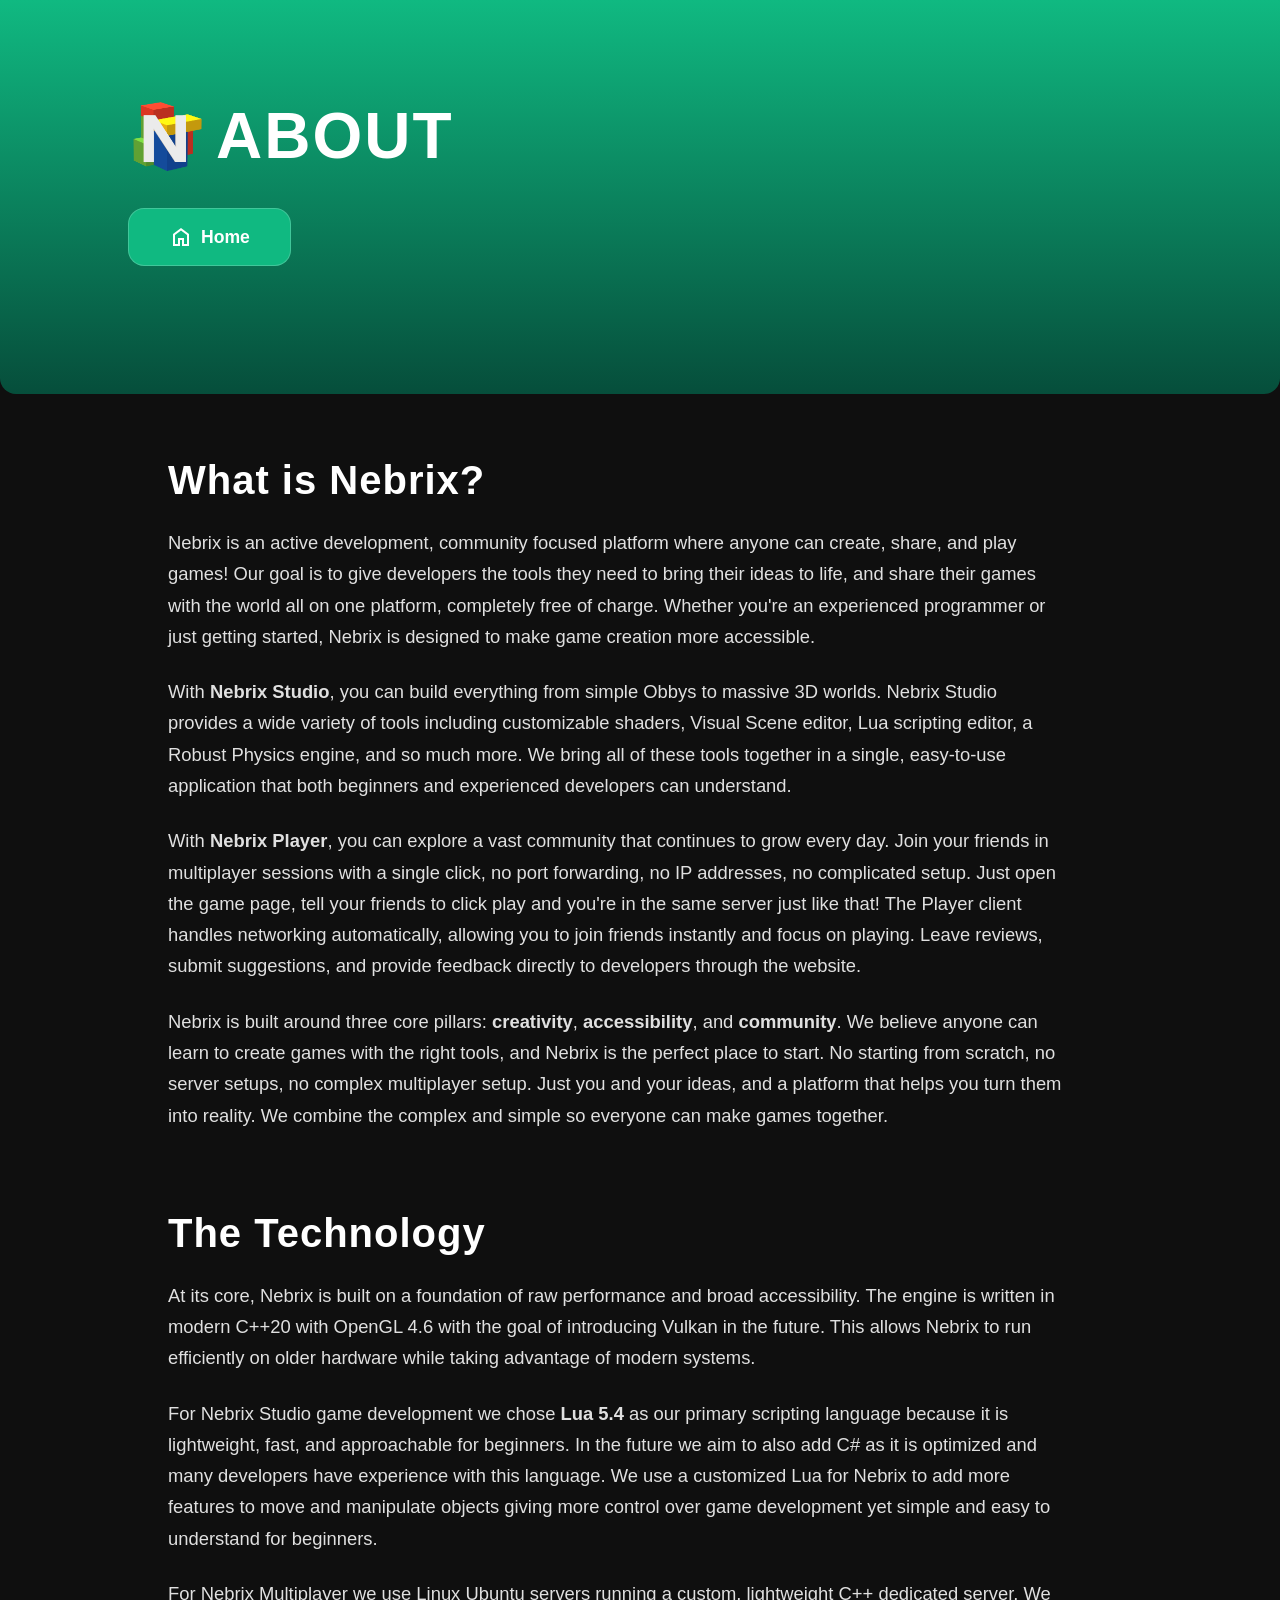
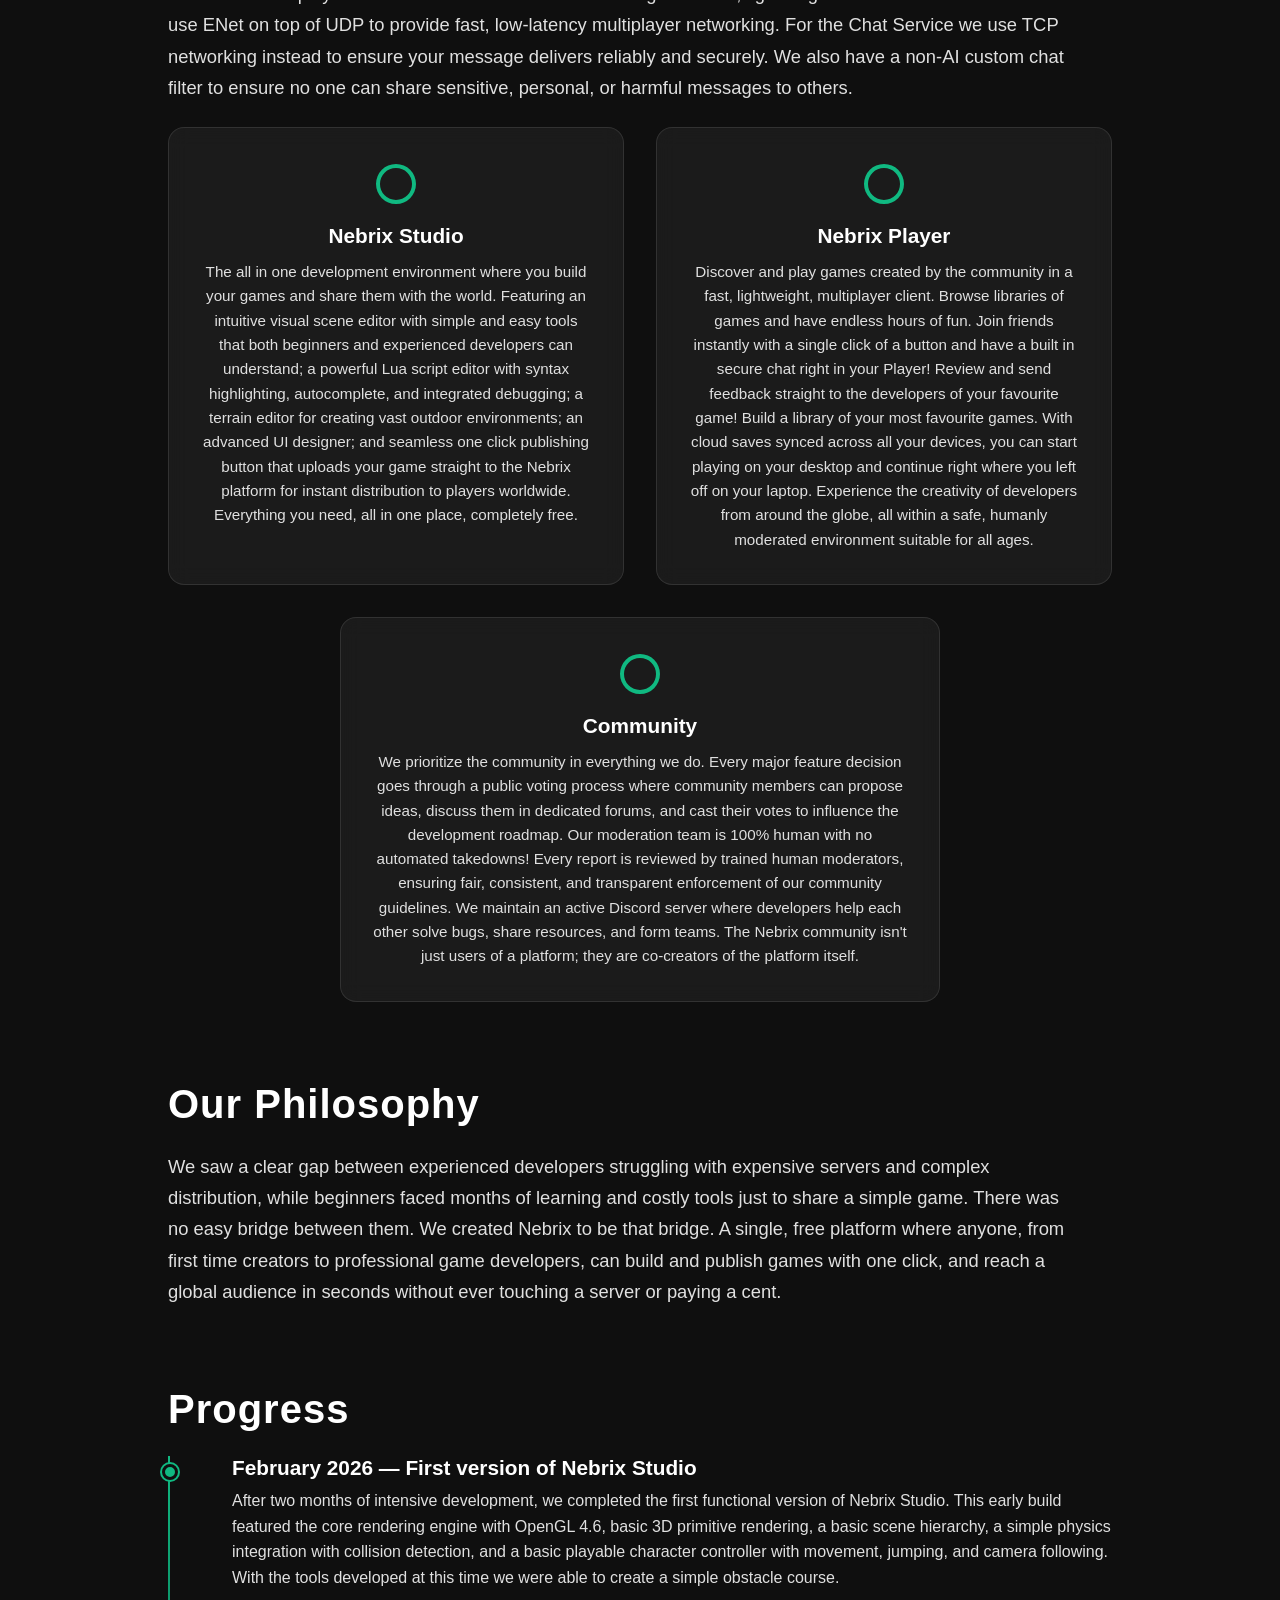
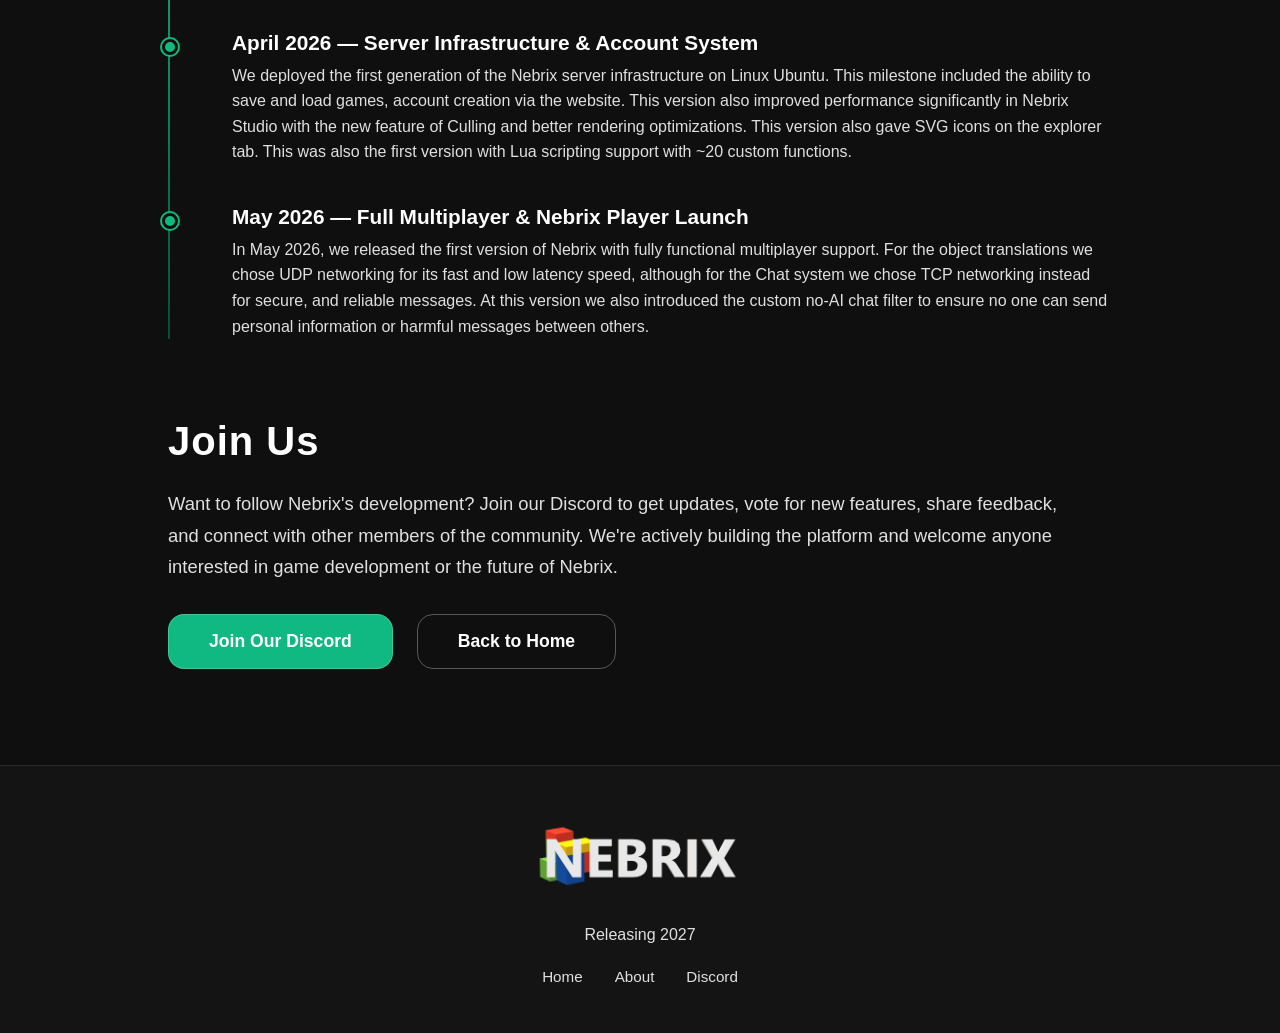
<file: about.html>
<!DOCTYPE html>
<html lang="en">
<head>
    <meta charset="UTF-8">
    <meta name="viewport" content="width=device-width, initial-scale=1.0">
    <title>Nebrix - About</title>
    <link rel="icon" type="image/png" href="assets/images/nebrixlogo.png">
    <link rel="stylesheet" href="styles.css">
</head>
<body>

    <header class="about-hero">
        <a href="index.html" class="nav-brand">
            <img src="assets/images/nebrixlogo.png" alt="Nebrix Logo" class="nav-logo-img">
            <span class="logo-text">About</span>
        </a>
        <div class="action-row">
            <a href="index.html" class="btn-primary">
                <svg class="icon" xmlns="http://www.w3.org/2000/svg" viewBox="0 -960 960 960" fill="currentColor"><path d="M240-200h120v-240h240v240h120v-360L480-740 240-560v360Zm-80 80v-480l320-240 320 240v480H520v-240h-80v240H160Zm320-350Z"/></svg> 
                Home
            </a>
        </div>
    </header>

    <section class="about-content">
        <div class="about-section">
            <h2>What is Nebrix?</h2>
            <p>Nebrix is an active development, community focused platform where anyone can create, share, and play games! Our goal is to give developers the tools they need to bring their ideas to life, and share their games with the world all on one platform, completely free of charge. Whether you're an experienced programmer or just getting started, Nebrix is designed to make game creation more accessible.</p>
            <p>With <strong>Nebrix Studio</strong>, you can build everything from simple Obbys to massive 3D worlds. Nebrix Studio provides a wide variety of tools including customizable shaders, Visual Scene editor, Lua scripting editor, a Robust Physics engine, and so much more. We bring all of these tools together in a single, easy-to-use application that both beginners and experienced developers can understand.</p>
            <p>With <strong>Nebrix Player</strong>, you can explore a vast community that continues to grow every day. Join your friends in multiplayer sessions with a single click, no port forwarding, no IP addresses, no complicated setup. Just open the game page, tell your friends to click play and you're in the same server just like that! The Player client handles networking automatically, allowing you to join friends instantly and focus on playing. Leave reviews, submit suggestions, and provide feedback directly to developers through the website.</p>
            <p>Nebrix is built around three core pillars: <strong>creativity</strong>, <strong>accessibility</strong>, and <strong>community</strong>. We believe anyone can learn to create games with the right tools, and Nebrix is the perfect place to start. No starting from scratch, no server setups, no complex multiplayer setup. Just you and your ideas, and a platform that helps you turn them into reality. We combine the complex and simple so everyone can make games together.</p>
        </div>

        <div class="about-section">
            <h2>The Technology</h2>
            <p>At its core, Nebrix is built on a foundation of raw performance and broad accessibility. The engine is written in modern C++20 with OpenGL 4.6 with the goal of introducing Vulkan in the future. This allows Nebrix to run efficiently on older hardware while taking advantage of modern systems.</p>
            <p>For Nebrix Studio game development we chose <strong>Lua 5.4</strong> as our primary scripting language because it is lightweight, fast, and approachable for beginners. In the future we aim to also add C# as it is optimized and many developers have experience with this language. We use a customized Lua for Nebrix to add more features to move and manipulate objects giving more control over game development yet simple and easy to understand for beginners.</p>
            <p>For Nebrix Multiplayer we use Linux Ubuntu servers running a custom, lightweight C++ dedicated server. We use ENet on top of UDP to provide fast, low-latency multiplayer networking. For the Chat Service we use TCP networking instead to ensure your message delivers reliably and securely. We also have a non-AI custom chat filter to ensure no one can share sensitive, personal, or harmful messages to others.</p>            
        <div class="features-grid">
            <div class="feature-card">
                <div class="feature-icon">
                    <svg xmlns="http://www.w3.org/2000/svg" viewBox="0 -960 960 960" fill="currentColor"><path d="M480-80q-83 0-156-31.5T197-197q-54-54-85.5-127T80-480q0-83 31.5-156T197-763q54-54 127-85.5T480-880q83 0 156 31.5T763-763q54 54 85.5 127T880-480q0 83-31.5 156T763-197q-54 54-127 85.5T480-80Zm0-80q134 0 227-93t93-227q0-134-93-227t-227-93q-134 0-227 93t-93 227q0 134 93 227t227 93Zm0-320Z"/></svg>
                </div>
                <h3>Nebrix Studio</h3>
                <p>The all in one development environment where you build your games and share them with the world. Featuring an intuitive visual scene editor with simple and easy tools that both beginners and experienced developers can understand; a powerful Lua script editor with syntax highlighting, autocomplete, and integrated debugging; a terrain editor for creating vast outdoor environments; an advanced UI designer; and seamless one click publishing button that uploads your game straight to the Nebrix platform for instant distribution to players worldwide. Everything you need, all in one place, completely free.</p>
            </div>

            <div class="feature-card">
                <div class="feature-icon">
                    <svg xmlns="http://www.w3.org/2000/svg" viewBox="0 -960 960 960" fill="currentColor"><path d="M480-80q-83 0-156-31.5T197-197q-54-54-85.5-127T80-480q0-83 31.5-156T197-763q54-54 127-85.5T480-880q83 0 156 31.5T763-763q54 54 85.5 127T880-480q0 83-31.5 156T763-197q-54 54-127 85.5T480-80Zm0-80q134 0 227-93t93-227q0-134-93-227t-227-93q-134 0-227 93t-93 227q0 134 93 227t227 93Zm0-320Z"/></svg>
                </div>
                <h3>Nebrix Player</h3>
                <p>Discover and play games created by the community in a fast, lightweight, multiplayer client. Browse libraries of games and have endless hours of fun. Join friends instantly with a single click of a button and have a built in secure chat right in your Player! Review and send feedback straight to the developers of your favourite game! Build a library of your most favourite games. With cloud saves synced across all your devices, you can start playing on your desktop and continue right where you left off on your laptop. Experience the creativity of developers from around the globe, all within a safe, humanly moderated environment suitable for all ages.</p>
            </div>

            <div class="feature-card">
                <div class="feature-icon">
                    <svg xmlns="http://www.w3.org/2000/svg" viewBox="0 -960 960 960" fill="currentColor"><path d="M480-80q-83 0-156-31.5T197-197q-54-54-85.5-127T80-480q0-83 31.5-156T197-763q54-54 127-85.5T480-880q83 0 156 31.5T763-763q54 54 85.5 127T880-480q0 83-31.5 156T763-197q-54 54-127 85.5T480-80Zm0-80q134 0 227-93t93-227q0-134-93-227t-227-93q-134 0-227 93t-93 227q0 134 93 227t227 93Zm0-320Z"/></svg>
                </div>
                <h3>Community</h3>
                <p>We prioritize the community in everything we do. Every major feature decision goes through a public voting process where community members can propose ideas, discuss them in dedicated forums, and cast their votes to influence the development roadmap. Our moderation team is 100% human with no automated takedowns! Every report is reviewed by trained human moderators, ensuring fair, consistent, and transparent enforcement of our community guidelines. We maintain an active Discord server where developers help each other solve bugs, share resources, and form teams. The Nebrix community isn't just users of a platform; they are co-creators of the platform itself.</p>
            </div>
        </div>

        <div class="about-section">
            <h2>Our Philosophy</h2>
            <p>We saw a clear gap between experienced developers struggling with expensive servers and complex distribution, while beginners faced months of learning and costly tools just to share a simple game. There was no easy bridge between them. We created Nebrix to be that bridge. A single, free platform where anyone, from first time creators to professional game developers, can build and publish games with one click, and reach a global audience in seconds without ever touching a server or paying a cent.</p>                    
        </div>

        <div class="about-section">
            <h2>Progress</h2>
            <div class="timeline">

                <div class="timeline-item">
                    <div class="timeline-marker"></div>
                    <div class="timeline-content">
                        <h3>February 2026 — First version of Nebrix Studio</h3>
                        <p>After two months of intensive development, we completed the first functional version of Nebrix Studio. This early build featured the core rendering engine with OpenGL 4.6, basic 3D primitive rendering, a basic scene hierarchy, a simple physics integration with collision detection, and a basic playable character controller with movement, jumping, and camera following. With the tools developed at this time we were able to create a simple obstacle course.</p>
                    </div>
                </div>
                <div class="timeline-item">
                    <div class="timeline-marker"></div>
                    <div class="timeline-content">
                        <h3>April 2026 — Server Infrastructure & Account System</h3>
                        <p>We deployed the first generation of the Nebrix server infrastructure on Linux Ubuntu. This milestone included the ability to save and load games, account creation via the website. This version also improved performance significantly in Nebrix Studio with the new feature of Culling and better rendering optimizations. This version also gave SVG icons on the explorer tab. This was also the first version with Lua scripting support with ~20 custom functions.</p>
                    </div>
                </div>
                <div class="timeline-item">
                    <div class="timeline-marker"></div>
                    <div class="timeline-content">
                        <h3>May 2026 — Full Multiplayer & Nebrix Player Launch</h3>
                        <p>In May 2026, we released the first version of Nebrix with fully functional multiplayer support. For the object translations we chose UDP networking for its fast and low latency speed, although for the Chat system we chose TCP  networking instead for secure, and reliable messages. At this version we also introduced the custom no-AI chat filter to ensure no one can send personal information or harmful messages between others.</p>
                    </div>
                </div>
            </div>
        </div>


        <div class="about-section">
            <h2>Join Us</h2>
            <p>Want to follow Nebrix's development? Join our Discord to get updates, vote for new features, share feedback, and connect with other members of the community. We're actively building the platform and welcome anyone interested in game development or the future of Nebrix.</p>
            <div class="about-actions">
                <a href="https://discord.com/invite/XTa4GwaJFY" class="btn-primary">Join Our Discord</a>
                <a href="index.html" class="btn-secondary">Back to Home</a>
            </div>
        </div>
    </section>

    <footer class="about-footer">
        <div class="footer-content">
            <div class="footer-brand">
                <img src="assets/images/nebrixlogo2.png" alt="Nebrix" class="footer-logo-img">
            </div>
            <p class="footer-tagline">Releasing 2027</p>
            <div class="footer-links">
                <a href="index.html">Home</a>
                <a href="about.html">About</a>
                <a href="https://discord.com/invite/XTa4GwaJFY">Discord</a>
            </div>
        </div>
    </fxooter>
</body>
</html>
</file>
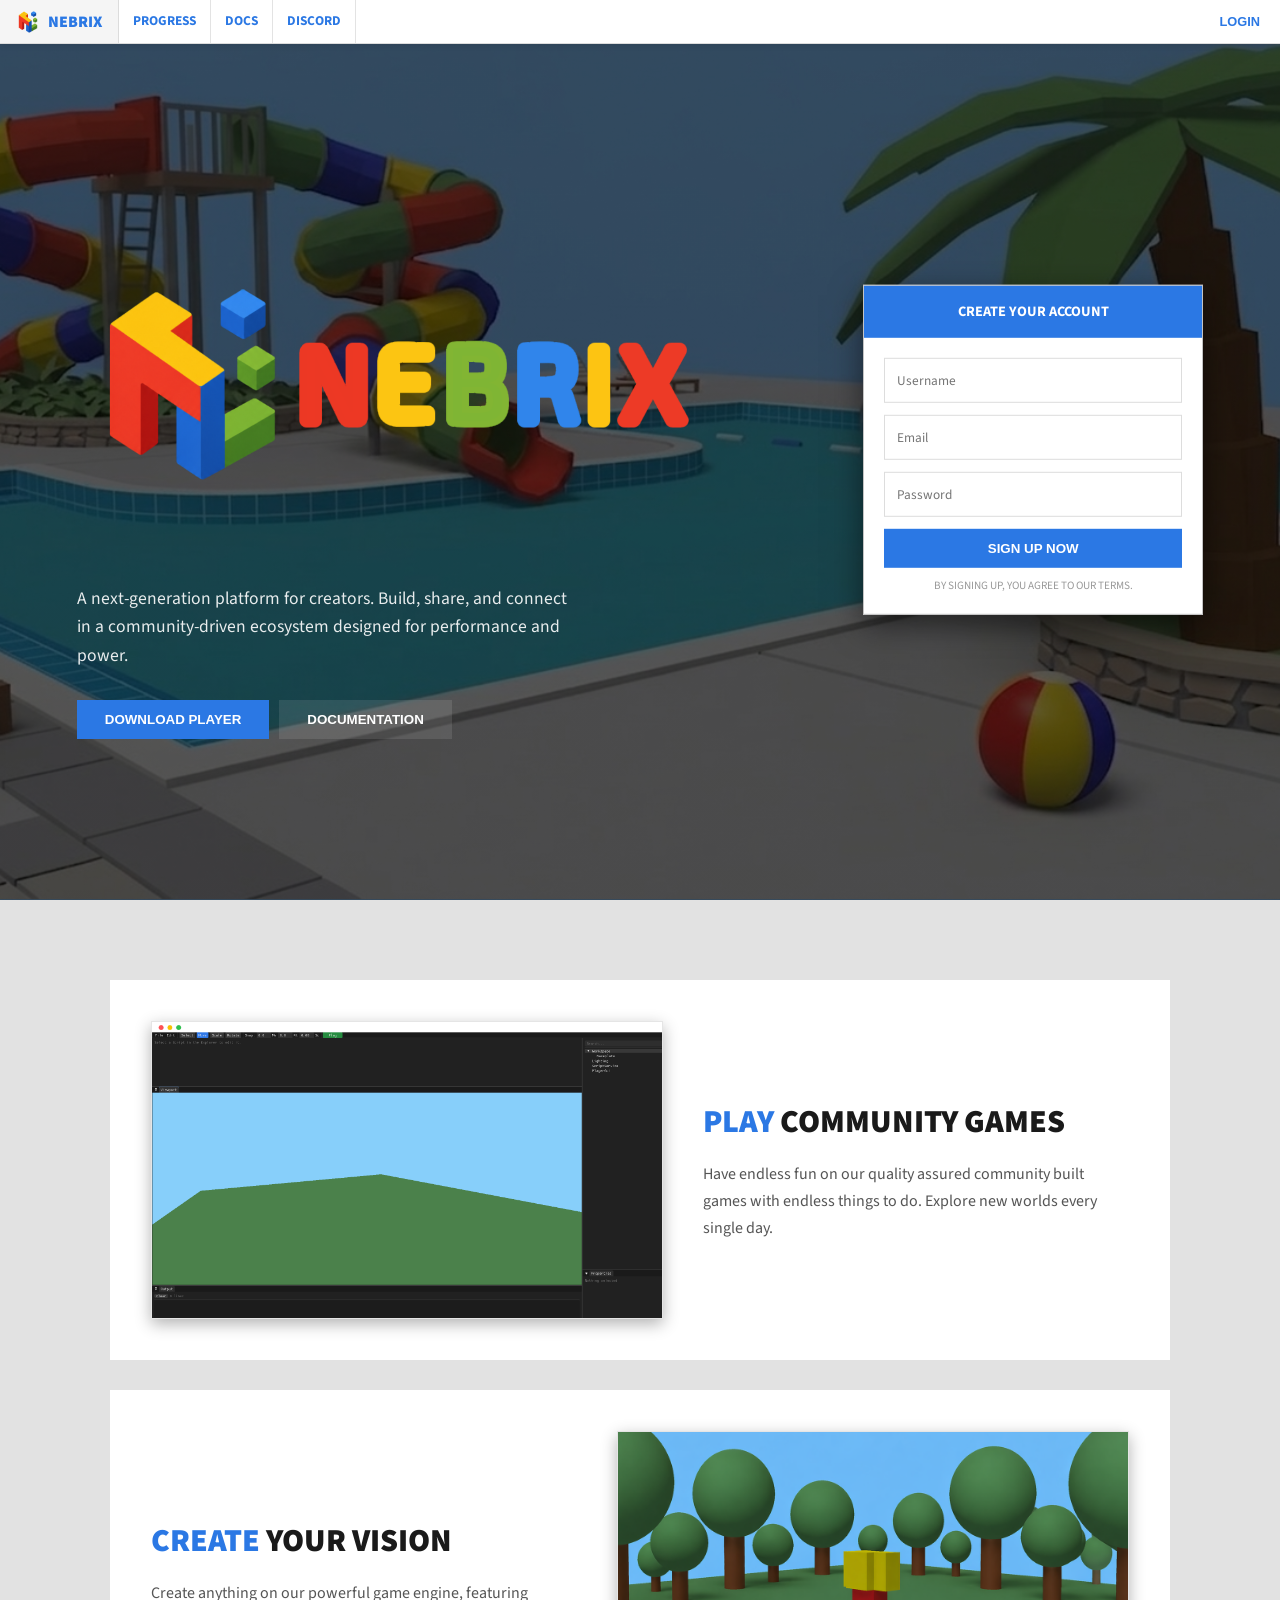
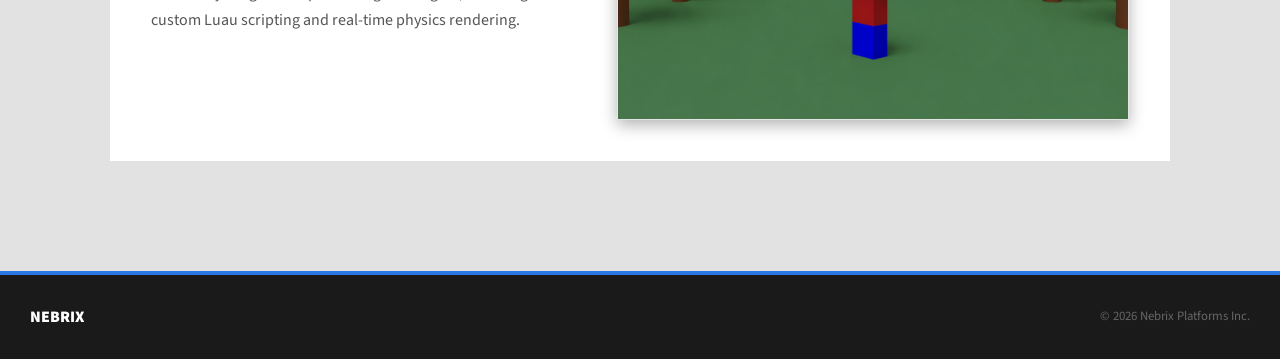
<file: signup.html>
<!DOCTYPE html>
<html lang="en">
<head>
    <meta charset="UTF-8">
    <meta name="viewport" content="width=device-width, initial-scale=1.0">
    <link rel="icon" type="image/png" href="nebrixlogo.svg">
    <title>Nebrix - Build, Play, Connect</title>
    <link href="https://fonts.googleapis.com/css2?family=Source+Sans+3:wght@400;600;700;900&display=swap" rel="stylesheet">
    <style>
        *, *::before, *::after { 
            box-sizing: border-box; 
            margin: 0; 
            padding: 0; 
            border-radius: 0 !important; 
        }
        
        :root {
            --primary: #2b78e4; 
            --primary-dark: #1c5bba;
            --bg-bottom: #e2e2e2; 
            --bg-panel: #ffffff;
            --text: #1a1a1a; 
            --border: #ffffff; 
            --border-light: #c3c3c3;
            --white: #ffffff;
        }

        html { scroll-behavior: smooth; }
        body { 
            font-family: 'Source Sans 3', 'Arial', sans-serif; 
            background: var(--white); 
            color: var(--text); 
            overflow-x: hidden; 
            line-height: 1.5;
        }
        a { color: inherit; text-decoration: none; }

        #nebrix-nav {
            position: fixed;
            top: 0;
            width: 100%;
            z-index: 1000;
            display: flex;
            align-items: stretch;
            height: 44px;
            background: var(--white);
            box-shadow: 0 2px 6px rgba(0,0,0,0.08);
            border-bottom: 1px solid #dcdcdc;
        }

        .logo { 
            display: flex;
            align-items: center;
            gap: 8px;
            font-weight: 900;
            font-size: 1rem;
            color: var(--primary);
            padding: 0 16px;
            background: #f5f5f5;
            border-right: 1px solid #dcdcdc;
            text-transform: uppercase;
        }

        .logo img {
            width: 24px;
            height: auto;
        }

        .nav-links {
            display: flex;
        }

        .nav-links a { 
            display: flex;
            align-items: center;
            padding: 0 14px;
            font-size: 0.84rem;
            font-weight: 700;
            color: var(--primary);
            border-right: 1px solid #e3e3e3;
            text-transform: uppercase;
            transition: background 0.2s, color 0.2s;
        }

        .nav-links a:hover {
            background: #f3f3f3;
            color: var(--primary-dark);
        }

        .nav-right {
            display: flex;
            margin-left: auto;
        }

        .btn-login {
            background: transparent;
            border: none;
            color: var(--primary);
            padding: 0 20px;
            font-weight: 700;
            text-transform: uppercase;
            cursor: pointer;
            font-size: 0.8rem;
            transition: background 0.2s, color 0.2s;
        }

        .btn-login:hover {
            background: #f3f3f3;
            color: var(--primary-dark);
        }

        .hero { 
            position: relative; 
            width: 100%; 
            min-height: 100vh; 
            display: flex; 
            align-items: center; 
            background: #111; 
            padding-top: 44px; 
        }
        .hero-bg { 
            position: absolute; inset: 0; 
            background: linear-gradient(rgba(0,0,0,0.6), rgba(0,0,0,0.6)), url('nebrixbanner.png');
            background-size: 125%; background-position: center; 
        }
        .hero-content { position: relative; z-index: 10; padding: 40px 6vw; max-width: 800px; }
        .hero-title-image {
            width: clamp(320px, 50vw, 700px);
            display: block;
            margin-bottom: 20px;
        }
        .hero-content p { font-size: 1.1rem; color: rgba(255,255,255,0.9); line-height: 1.6; margin-bottom: 30px; max-width: 500px; }

        .hero-btns { display: flex; gap: 10px; flex-wrap: wrap; }
        .btn-hero { 
            display: inline-flex; padding: 12px 28px; 
            font-weight: 700; text-transform: uppercase; 
            transition: 0.2s; border: none; cursor: pointer; 
        }
        .btn-primary { background: var(--primary); color: var(--white); }
        .btn-primary:hover { background: var(--primary-dark); }
        .btn-secondary { background: rgba(255,255,255,0.1); color: var(--white); }
        .btn-secondary:hover { background: rgba(255,255,255,0.2); }

        .signup-card { 
            position: absolute; right: 6vw; top: 50%; transform: translateY(-50%); 
            z-index: 20; width: 340px; background: var(--white); 
            box-shadow: 0 10px 30px rgba(0,0,0,0.5); 
            border: 1px solid var(--border-light);
        }
        .signup-card-header { background: var(--primary); padding: 15px; font-size: 0.9rem; font-weight: 700; color: var(--white); text-align: center; text-transform: uppercase; }
        .signup-card-body { padding: 20px; }
        .input-group { margin-bottom: 12px; }
        .input-group input { width: 100%; padding: 12px; border: 1px solid #ddd; font-family: inherit; outline: none; transition: border-color 0.2s; }
        .input-group input:focus { border-color: var(--primary); }
        
        .btn-submit { 
            width: 100%; padding: 12px; background: var(--primary); 
            border: none; color: var(--white); font-weight: 700; 
            cursor: pointer; text-transform: uppercase; margin-bottom: 10px; 
            transition: background 0.2s;
        }
        .btn-submit:hover { background: var(--primary-dark); }

        .page-body { background: var(--bg-bottom); padding: 80px 0; }
        .page-body-inner { max-width: 1100px; margin: 0 auto; padding: 0 20px; }

        .feature-panel { 
            background: var(--bg-panel); 
            border: 1px solid var(--border); 
            padding: 40px; 
            display: flex; 
            align-items: center; 
            gap: 40px; 
            margin-bottom: 30px; 
        }
        .feature-panel.reverse { flex-direction: row-reverse; }
        .feature-visual { flex: 1.2; }
        .feature-visual img { width: 100%; display: block; box-shadow: 0 5px 15px rgba(0,0,0,0.3); border: 1px solid rgba(0,0,0,0.1); }
        .feature-text { flex: 1; }
        .feature-text h2 { font-size: 2rem; font-weight: 900; color: var(--text); margin-bottom: 15px; text-transform: uppercase; }
        .feature-text h2 span { color: var(--primary); }
        .feature-text p { font-size: 1rem; color: #555; line-height: 1.7; }

        footer { 
            background: #1a1a1a; padding: 30px; 
            border-top: 4px solid var(--primary); 
            display: flex; justify-content: space-between; align-items: center; 
        }
        .footer-logo { color: var(--white); font-weight: 900; text-transform: uppercase; }
        .footer-copy { color: #666; font-size: 0.8rem; }

        @media (max-width: 950px) {
            .signup-card { position: relative; right: auto; top: auto; transform: none; margin: 20px auto; width: 90%; max-width: 340px; }
            .hero { flex-direction: column; height: auto; padding-bottom: 60px; }
            .hero-content { text-align: center; margin: 0 auto; padding-top: 60px; }
            .hero-btns { justify-content: center; }
            .feature-panel, .feature-panel.reverse { flex-direction: column; text-align: center; padding: 20px; }
        }
    </style>
</head>

<body>

<nav id="nebrix-nav">
    <div class="logo">
        <img src="nebrixlogo.svg" alt="Nebrix Logo">
        Nebrix
    </div>
    <div class="nav-links" role="navigation">
        <a href="progress.html">Progress</a>
        <a href="documentation.html">Docs</a>
        <a href="https://discord.com/invite/XTa4GwaJFY">Discord</a>
    </div>
    <div class="nav-right">
        <button class="btn-login" aria-label="Login to your account">Login</button>
    </div>
</nav>

<main>
    <section class="hero">
        <div class="hero-bg"></div>
        <div class="hero-content">
            <img src="nebrixlogo2.png" alt="Nebrix Games" class="hero-title-image">
            <p>A next-generation platform for creators. Build, share, and connect in a community-driven ecosystem designed for performance and power.</p>
            <div class="hero-btns">
                <button class="btn-hero btn-primary">Download Player</button>
                <button class="btn-hero btn-secondary">Documentation</button>
            </div>
        </div>

        <aside class="signup-card">
            <div class="signup-card-header">Create Your Account</div>
            <div class="signup-card-body">
                <form id="card-register">
                    <div class="input-group">
                        <input type="text" placeholder="Username" required aria-label="Username">
                    </div>
                    <div class="input-group">
                        <input type="email" placeholder="Email" required aria-label="Email">
                    </div>
                    <div class="input-group">
                        <input type="password" placeholder="Password" required aria-label="Password">
                    </div>
                    <button type="submit" class="btn-submit">Sign Up Now</button>
                    <p style="font-size: 0.7rem; color: #999; text-align: center; text-transform: uppercase;">
                        By signing up, you agree to our Terms.
                    </p>
                </form>
            </div>
        </aside>
    </section>

    <section class="page-body">
        <div class="page-body-inner">
            <article class="feature-panel">
                <div class="feature-visual">
                    <img src="nebrixstudioexample.png" alt="Screenshot of Nebrix gameplay community games">
                </div>
                <div class="feature-text">
                    <h2><span>Play</span> Community Games</h2>
                    <p>Have endless fun on our quality assured community built games with endless things to do. Explore new worlds every single day.</p>
                </div>
            </article>
            
            <article class="feature-panel reverse">
                <div class="feature-visual">
                    <img src="nebrixplayexample.png" alt="Screenshot of Nebrix Studio engine tools">
                </div>
                <div class="feature-text">
                    <h2><span>Create</span> Your Vision</h2>
                    <p>Create anything on our powerful game engine, featuring custom Luau scripting and real-time physics rendering.</p>
                </div>
            </article>
        </div>
    </section>
</main>

<footer>
    <div class="footer-logo">NEBRIX</div>
    <div class="footer-copy">© 2026 Nebrix Platforms Inc.</div>
</footer>

<script>
const API = "https://api.nebrixgames.com";

document.getElementById("card-register").addEventListener("submit", async (e) => {
    e.preventDefault();

    const inputs = e.target.querySelectorAll("input");

    const username = inputs[0].value.trim();
    const email = inputs[1].value.trim();
    const password = inputs[2].value;

    try {
        const res = await fetch(API + "/register", {
            method: "POST",
            headers: {
                "Content-Type": "application/json"
            },
            body: JSON.stringify({
                username,
                email,
                password
            })
        });

        const data = await res.json();

        if (data.message) {
            alert("Account created!");
            window.location.href = "home.html";
        } else {
            alert(data.error || "Registration failed.");
        }

    } catch (err) {
        alert("Could not connect to server.");
        console.error(err);
    }
});
</script>

</body>
</html>
</file>
<file: styles.css>
:root {
    --green-top:    #10b981;
    --green-bottom: #064e3b;
    --bg-dark:      #0f0f0f;
    --text-main:    #ffffff;
    --text-body:    #e0e0e0;
    --btn-green:    #10b981;
    --btn-hover:    #059669;
    --card-bg:      rgba(255, 255, 255, 0.05);
    --card-border:  rgba(255, 255, 255, 0.1);
}

*, *::before, *::after {
    margin: 0;
    padding: 0;
    box-sizing: border-box;
    font-family: 'Segoe UI', Tahoma, Geneva, Verdana, sans-serif;
}

body {
    background-color: var(--bg-dark);
    color: var(--text-main);
    overflow-x: hidden;
}

.nav-brand {
    display: flex;
    align-items: center;
    gap: 0.5rem;
    text-decoration: none;
}

.nav-logo-img {
    height: 5rem;
    width: auto;
    display: block;
    flex-shrink: 0;
}

.logo-text {
    font-family: 'Arial Black', Impact, sans-serif;
    font-size: 4rem;
    font-weight: 900;
    text-transform: uppercase;
    letter-spacing: 2px;
    line-height: 1;
    color: #ffffff;
}

.subtitle {
    font-family: 'Arial Black', Impact, sans-serif;
    font-size: 2.5rem;
    font-weight: bold;
    margin-bottom: 2rem;
    color: #ffffff;
}

.icon {
    width: 24px;
    height: 24px;
    fill: #ffffff;
}

.btn-primary {
    background-color: var(--btn-green);
    color: white;
    padding: 1rem 2.5rem;
    text-decoration: none;
    font-weight: bold;
    font-size: 1.1rem;
    border: 1px solid rgba(255, 255, 255, 0.2);
    border-radius: 16px;
    transition: background 0.3s ease, transform 0.1s ease;
    cursor: pointer;
    display: inline-flex;
    align-items: center;
    gap: 0.5rem;
}

.btn-primary:hover  { background-color: var(--btn-hover); }
.btn-primary:active { transform: scale(0.98); }

.btn-secondary {
    background-color: transparent;
    color: white;
    padding: 1rem 2.5rem;
    text-decoration: none;
    font-weight: bold;
    font-size: 1.1rem;
    border: 1px solid rgba(255, 255, 255, 0.3);
    border-radius: 16px;
    transition: background 0.3s ease, transform 0.1s ease;
    cursor: pointer;
    display: inline-flex;
    align-items: center;
    gap: 0.5rem;
}

.btn-secondary:hover  { background-color: rgba(255, 255, 255, 0.1); }
.btn-secondary:active { transform: scale(0.98); }

.text-link {
    color: white;
    text-decoration: none;
    font-size: 1rem;
    font-weight: 500;
    display: inline-flex;
    align-items: center;
    gap: 0.5rem;
}

.text-link:hover { text-decoration: underline; }

.action-row {
    display: flex;
    align-items: center;
    gap: 2rem;
}

.hero {
    background: linear-gradient(to bottom, var(--green-top) 0%, var(--green-bottom) 100%);
    padding: 6rem 10% 8rem;
    display: flex;
    border-radius: 16px;
    flex-direction: column;
    justify-content: center;
}

.hero .logo-text  { font-size: 6rem; margin-bottom: 0.5rem; }
.hero .subtitle   { font-size: 3rem; margin-bottom: 3rem; }
.hero .nav-logo-img { height: 12rem; }

.content-section {
    background-color: var(--bg-dark);
    padding: 6rem 10%;
    display: flex;
    align-items: flex-start;
    gap: 5rem;
}

.text-column {
    flex: 1;
    max-width: 600px;
}

.text-column h2 {
    font-family: 'Arial Black', Impact, sans-serif;
    font-size: 3rem;
    margin-bottom: 1.5rem;
    letter-spacing: 1px;
}

.text-column p {
    font-size: 1.15rem;
    line-height: 1.7;
    color: var(--text-body);
    margin-bottom: 1.5rem;
}

.nebrix-video {
    width: 100%;
    max-width: 600px;
    margin-top: 2rem;
    border-radius: 16px;
    object-fit: cover;
    display: block;
}

.info-column {
    flex: 1;
    display: flex;
    flex-direction: column;
    gap: 1.5rem;
}

.info-card {
    background: var(--card-bg);
    border: 1px solid var(--card-border);
    padding: 1.5rem;
    border-radius: 16px;
    backdrop-filter: blur(10px);
    transition: transform 0.2s ease, background 0.2s ease;
}

.info-card:hover {
    transform: translateY(-5px);
    background: rgba(255, 255, 255, 0.08);
}

.info-card h3 {
    font-size: 1.2rem;
    margin-bottom: 0.5rem;
    color: white;
}

.info-card p {
    font-size: 0.95rem;
    color: var(--text-body);
}

.community-cta {
    display: flex;
    flex-direction: column;
    align-items: center;
    justify-content: center;
    gap: 1.5rem;
    padding: 6rem 10%;
    background-color: var(--bg-dark);
    text-align: center;
}

.cta-header {
    display: flex;
    flex-direction: column;
    align-items: center;
    gap: 1rem;
    font-size: 2rem;
    font-weight: bold;
}

@media (min-width: 768px) {
    .cta-header { flex-direction: row; text-align: left; }
}

.cta-logo     { font-size: 3.5rem; margin-bottom: 0; }
.cta-logo-img { height: 5.0rem; width: auto; display: block; }

.cta-description {
    max-width: 800px;
    font-size: 1.25rem;
    color: var(--text-body);
    line-height: 1.6;
}

.cta-actions {
    display: flex;
    align-items: center;
    flex-wrap: wrap;
    justify-content: center;
    gap: 1.5rem;
    margin-top: 1.5rem;
}

.square-btn { border-radius: 16px; }

.cta-separator {
    width: 1px;
    height: 2.5rem;
    background-color: rgba(255, 255, 255, 0.2);
}

.social-links { display: flex; gap: 0.5rem; }

.social-icon {
    color: var(--text-body);
    display: flex;
    align-items: center;
    justify-content: center;
    width: 2.5rem;
    height: 2.5rem;
    transition: color 0.2s ease, transform 0.1s ease, opacity 0.2s ease;
    text-decoration: none;
    opacity: 0.8;
}

.social-icon:hover {
    color: var(--text-main);
    transform: scale(0.95);
    opacity: 1;
}

.social-icon svg { width: 1.75rem; height: 1.75rem; }

.brand-wrapper { display: flex; align-items: center; gap: 0.75rem; }

.about-hero {
    background: linear-gradient(to bottom, var(--green-top) 0%, var(--green-bottom) 100%);
    padding: 6rem 10% 8rem;
    display: flex;
    border-radius: 0 0 16px 16px;
    flex-direction: column;
    justify-content: center;
}

.about-hero .nav-brand { margin-bottom: 2rem; }

.about-content {
    padding: 4rem 10% 6rem;
    max-width: 1200px;
    margin: 0 auto;
}

.about-section { margin-bottom: 5rem; }
.about-section:last-child { margin-bottom: 0; }

.about-section h2 {
    font-family: 'Arial Black', Impact, sans-serif;
    font-size: 2.5rem;
    margin-bottom: 1.5rem;
    letter-spacing: 1px;
    color: #ffffff;
}

.about-section p {
    font-size: 1.15rem;
    line-height: 1.7;
    color: var(--text-body);
    margin-bottom: 1.5rem;
    max-width: 900px;
}

.about-section p:last-child { margin-bottom: 0; }

.tech-list {
    list-style: none;
    margin: 1rem 0 1.5rem;
    display: flex;
    flex-direction: column;
    gap: 0.75rem;
}

.tech-list li {
    display: flex;
    align-items: flex-start;
    gap: 0.75rem;
    font-size: 1.05rem;
    color: var(--text-body);
    line-height: 1.6;
}

.tech-list li::before {
    content: '▸';
    color: var(--btn-green);
    font-size: 1.1rem;
    flex-shrink: 0;
    margin-top: 0.1rem;
}

.status-badge {
    display: inline-block;
    font-size: 0.7rem;
    font-weight: bold;
    text-transform: uppercase;
    letter-spacing: 0.08em;
    padding: 0.15rem 0.55rem;
    border-radius: 999px;
    vertical-align: middle;
    margin-left: 0.5rem;
}

.status-done    { background: rgba(16,185,129,0.2); color: #10b981; border: 1px solid rgba(16,185,129,0.4); }
.status-wip     { background: rgba(245,158,11,0.2);  color: #f59e0b; border: 1px solid rgba(245,158,11,0.4); }
.status-planned { background: rgba(255,255,255,0.07); color: #9ca3af; border: 1px solid rgba(255,255,255,0.15); }

.features-grid {
    display: grid;
    grid-template-columns: 1fr 1fr;
    gap: 2rem;
    margin-bottom: 5rem;
}

.feature-card:nth-child(3) {
    grid-column: 1 / -1;
    justify-self: center;
    max-width: 600px;
    width: 100%;
}

.feature-card {
    background: var(--card-bg);
    border: 1px solid var(--card-border);
    padding: 2rem;
    border-radius: 16px;
    backdrop-filter: blur(10px);
    transition: transform 0.2s ease, background 0.2s ease;
    text-align: center;
}

.feature-card:hover {
    transform: translateY(-8px);
    background: rgba(255, 255, 255, 0.08);
}

.feature-icon {
    width: 3rem;
    height: 3rem;
    margin: 0 auto 1rem;
    color: var(--btn-green);
}

.feature-icon svg { width: 100%; height: 100%; fill: currentColor; }

.feature-card h3 { font-size: 1.3rem; margin-bottom: 0.75rem; color: white; }
.feature-card p  { font-size: 0.95rem; color: var(--text-body); line-height: 1.6; }

.timeline {
    position: relative;
    padding-left: 2rem;
}

.timeline::before {
    content: '';
    position: absolute;
    left: 0;
    top: 0;
    bottom: 0;
    width: 2px;
    background: linear-gradient(to bottom, var(--green-top), var(--green-bottom));
}

.timeline-item {
    position: relative;
    margin-bottom: 2.5rem;
    padding-left: 2rem;
}

.timeline-item:last-child { margin-bottom: 0; }

.timeline-marker {
    position: absolute;
    left: -2.4rem;
    top: 0.5rem;
    width: 1rem;
    height: 1rem;
    background-color: var(--btn-green);
    border-radius: 50%;
    border: 3px solid var(--bg-dark);
    box-shadow: 0 0 0 2px var(--btn-green);
}

.timeline-content h3 { font-size: 1.3rem; margin-bottom: 0.5rem; color: white; }
.timeline-content p  { font-size: 1rem; color: var(--text-body); line-height: 1.6; }

.about-actions {
    display: flex;
    gap: 1.5rem;
    flex-wrap: wrap;
    margin-top: 2rem;
}

.about-footer {
    background-color: rgba(255, 255, 255, 0.02);
    border-top: 1px solid rgba(255, 255, 255, 0.1);
    padding: 3rem 10%;
    text-align: center;
}

.footer-content {
    display: flex;
    flex-direction: column;
    align-items: center;
    gap: 1.5rem;
}

.footer-brand { display: flex; align-items: center; gap: 0.75rem; }

.footer-logo-img { height: 5.5rem; width: auto; display: block; }

.footer-logo-text {
    font-family: 'Arial Black', Impact, sans-serif;
    font-size: 1.5rem;
    font-weight: 900;
    text-transform: uppercase;
    letter-spacing: 1px;
    color: #ffffff;
}

.footer-tagline { color: var(--text-body); font-size: 1rem; }

.footer-links { display: flex; gap: 2rem; }

.footer-links a {
    color: var(--text-body);
    text-decoration: none;
    font-size: 0.95rem;
    transition: color 0.2s ease;
}

.footer-links a:hover { color: var(--text-main); text-decoration: underline; }

@media (max-width: 900px) {
    .hero .logo-text, .logo-text { font-size: 3rem; }
    .hero .subtitle, .subtitle   { font-size: 2rem; }

    .content-section { flex-direction: column; gap: 3rem; }

    .about-hero { padding: 4rem 5% 5rem; }
    .about-section h2 { font-size: 2rem; }
    .features-grid { grid-template-columns: 1fr; }
}

@media (max-width: 600px) {
    .hero         { padding: 4rem 5% 5rem; }
    .content-section, .community-cta { padding: 3rem 5%; }
    .about-hero   { padding: 3rem 5% 4rem; }
    .about-content { padding: 3rem 5%; }

    .hero .logo-text, .logo-text { font-size: 2.5rem; }
    .hero .subtitle, .subtitle   { font-size: 1.5rem; }
    .cta-logo     { font-size: 2.5rem; }

    .action-row, .cta-actions, .about-actions { flex-direction: column; align-items: flex-start; }

    .cta-separator { width: 100%; height: 1px; }

    .text-column h2 { font-size: 2rem; }

    .btn-primary, .btn-secondary { width: 100%; justify-content: center; }

    .footer-links { flex-direction: column; gap: 1rem; }
}

@keyframes nebrixFadeInUp {
    from { opacity: 0; transform: translateY(30px); }
    to   { opacity: 1; transform: translateY(0); }
}
@keyframes nebrixFadeIn {
    from { opacity: 0; }
    to   { opacity: 1; }
}
@keyframes nebrixSlideInLeft {
    from { opacity: 0; transform: translateX(-20px); }
    to   { opacity: 1; transform: translateX(0); }
}
@keyframes nebrixSlideInRight {
    from { opacity: 0; transform: translateX(20px); }
    to   { opacity: 1; transform: translateX(0); }
}
@keyframes nebrixScaleIn {
    from { opacity: 0; transform: scale(0.9); }
    to   { opacity: 1; transform: scale(1); }
}
@keyframes nebrixSpin {
    to { transform: rotate(360deg); }
}
@keyframes nebrixShake {
    0%, 100% { transform: translateX(0); }
    10%, 30%, 50%, 70%, 90% { transform: translateX(-4px); }
    20%, 40%, 60%, 80% { transform: translateX(4px); }
}
@keyframes nebrixRipple {
    to { transform: scale(4); opacity: 0; }
}

.anim-fade-in-up {
    animation: nebrixFadeInUp 0.7s cubic-bezier(0.16, 1, 0.3, 1) forwards;
    opacity: 0;
}
.anim-fade-in {
    animation: nebrixFadeIn 0.8s ease forwards;
    opacity: 0;
}
.anim-slide-in-left {
    animation: nebrixSlideInLeft 0.6s cubic-bezier(0.16, 1, 0.3, 1) forwards;
    opacity: 0;
}
.anim-slide-in-right {
    animation: nebrixSlideInRight 0.6s cubic-bezier(0.16, 1, 0.3, 1) forwards;
    opacity: 0;
}
.anim-scale-in {
    animation: nebrixScaleIn 0.5s cubic-bezier(0.16, 1, 0.3, 1) forwards;
    opacity: 0;
}
.anim-shake {
    animation: nebrixShake 0.5s cubic-bezier(0.36, 0.07, 0.19, 0.97) both;
}

.anim-stagger-children > * {
    animation: nebrixSlideInLeft 0.5s cubic-bezier(0.16, 1, 0.3, 1) forwards;
    opacity: 0;
}
.anim-stagger-children > *:nth-child(1) { animation-delay: 0.1s; }
.anim-stagger-children > *:nth-child(2) { animation-delay: 0.2s; }
.anim-stagger-children > *:nth-child(3) { animation-delay: 0.3s; }
.anim-stagger-children > *:nth-child(4) { animation-delay: 0.4s; }
.anim-stagger-children > *:nth-child(5) { animation-delay: 0.5s; }
.anim-stagger-children > *:nth-child(6) { animation-delay: 0.6s; }
.anim-stagger-children > *:nth-child(7) { animation-delay: 0.7s; }
.anim-stagger-children > *:nth-child(8) { animation-delay: 0.8s; }

.info-card,
.feature-card {
    transition: transform 0.3s ease, box-shadow 0.3s ease, border-color 0.3s ease, background 0.2s ease;
}
.info-card:hover,
.feature-card:hover {
    transform: translateY(-4px);
    box-shadow: 0 12px 30px rgba(16, 185, 129, 0.15);
    border-color: rgba(16, 185, 129, 0.3);
}

.btn-primary {
    position: relative;
    overflow: hidden;
    transition: transform 0.3s ease, box-shadow 0.3s ease, background 0.3s ease;
}
.btn-primary::before {
    content: '';
    position: absolute;
    top: 0;
    left: -100%;
    width: 100%;
    height: 100%;
    background: linear-gradient(90deg, transparent, rgba(255, 255, 255, 0.2), transparent);
    transition: left 0.5s ease;
}
.btn-primary:hover::before {
    left: 100%;
}
.btn-primary:hover {
    transform: translateY(-2px);
    box-shadow: 0 8px 25px rgba(16, 185, 129, 0.35);
}

.text-link {
    position: relative;
}
.text-link::after {
    content: '';
    position: absolute;
    bottom: -2px;
    left: 0;
    width: 0;
    height: 2px;
    background: currentColor;
    transition: width 0.3s ease;
}
.text-link:hover {
    text-decoration: none;
}
.text-link:hover::after {
    width: 100%;
}

.social-icon {
    transition: transform 0.3s ease, color 0.3s ease, opacity 0.3s ease;
}
.social-icon:hover {
    transform: translateY(-3px) scale(1.1);
    color: #10b981;
    opacity: 1;
}

.nav-logo-img {
    transition: transform 0.4s ease;
}
.nav-logo-img:hover {
    transform: scale(1.03);
}

.cta-logo-img {
    transition: transform 0.4s ease;
}
.cta-logo-img:hover {
    transform: scale(1.05);
}

.nebrix-video {
    animation: nebrixFadeInUp 0.8s cubic-bezier(0.16, 1, 0.3, 1) 0.5s forwards;
    opacity: 0;
}

.ripple {
    position: absolute;
    border-radius: 50%;
    background: rgba(16, 185, 129, 0.5);
    transform: scale(0);
    animation: nebrixRipple 0.6s ease-out;
    pointer-events: none;
}

.btn-loading::after {
    content: '';
    display: inline-block;
    width: 16px;
    height: 16px;
    border: 2px solid transparent;
    border-top-color: #0f0f0f;
    border-radius: 50%;
    margin-left: 8px;
    animation: nebrixSpin 0.6s linear infinite;
    vertical-align: middle;
}
</file>
